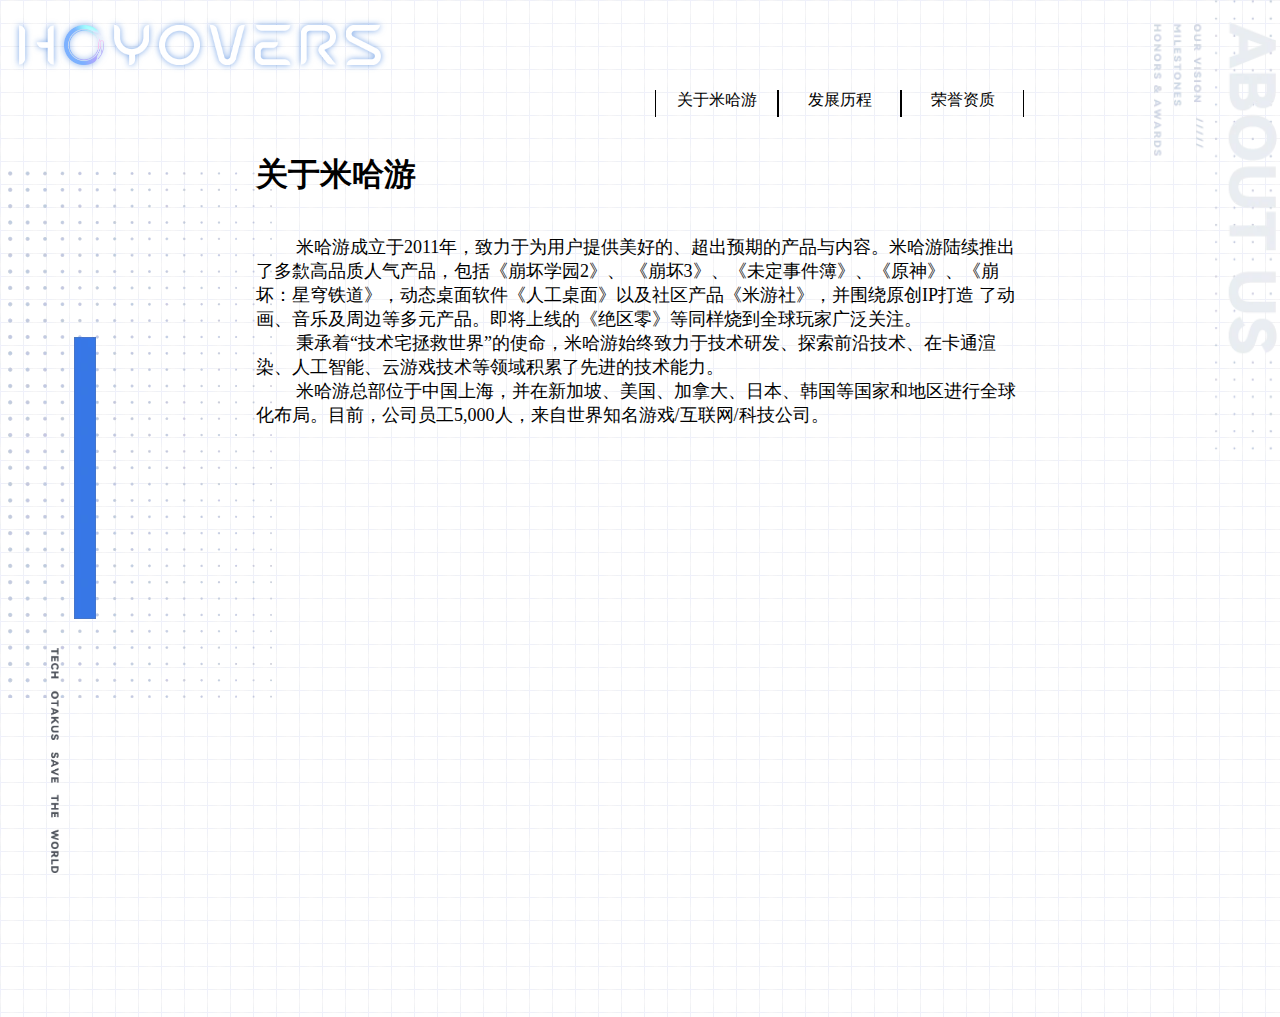
<file: about.html>
<!DOCTYPE html>
<html lang="en">
  <head>
    <meta charset="UTF-8" />
    <meta name="viewport" content="width=device-width, initial-scale=1.0" />
    <link rel="icon" href="./img/logo/layer-0.webp" sizes="16x16" />
    <link rel="stylesheet" href="./style/public.css" />
    <link rel="stylesheet" href="./style/about.css" />
    <script src="./script/about.js"></script>
    <title>about</title>
  </head>

  <body>
    <div class="logo">
      <a href="./index.html" class="logo-a">
        <img src="./img/logo/logo_h.webp" alt="logo_h" />
        <img id="spin" src="./img/logo/layer-0.webp" alt="layer-0" />
        <img src="./img/logo/logo_y.webp" alt="logo_y" />
        <img src="./img/logo/logo_o.webp" alt="logo_o" />
        <img src="./img/logo/logo_v.webp" alt="logo_v" />
        <img src="./img/logo/logo_e.webp" alt="logo_e" />
        <img src="./img/logo/logo_r.webp" alt="logo_r" />
        <img src="./img/logo/logo_s.webp" alt="logo_s" />
      </a>
    </div>
    <div class="Backdrop-right">
      <img src="./img/about/Backdrop/about.webp" alt="breakground_Shading" />
    </div>
    <div class="Backdrop-left">
      <img
        src="./img/about/Backdrop/breakground_logo_1.webp"
        alt="breakground_Horizontal_bars"
      />
      <img
        src="./img/about/Backdrop/breakground_logo.webp"
        alt="breakground_shade"
      />
    </div>
    <div class="frame">
      <div class="column">
        <div>关于米哈游</div>
        <div>发展历程</div>
        <div>荣誉资质</div>
      </div>
      <div class="content">
        <ul>
          <li>
            <h1>关于米哈游</h1>
            <div class="word">
              <p>
                米哈游成立于2011年，致力于为用户提供美好的、超出预期的产品与内容。米哈游陆续推出了多歀高品质人气产品，包括《崩坏学园2》、
                《崩坏3》、《未定事件簿》、《原神》、《崩坏：星穹铁道》，动态桌面软件《人工桌面》以及社区产品《米游社》，并围绕原创IP打造
                了动画、音乐及周边等多元产品。即将上线的《绝区零》等同样烧到全球玩家广泛关注。
              </p>
              <p>
                秉承着“技术宅拯救世界”的使命，米哈游始终致力于技术研发、探索前沿技术、在卡通渲染、人工智能、云游戏技术等领域积累了先进的技术能力。
              </p>
              <p>
                米哈游总部位于中国上海，并在新加坡、美国、加拿大、日本、韩国等国家和地区进行全球化布局。目前，公司员工5,000人，来自世界知名游戏/互联网/科技公司。
              </p>
            </div>
          </li>
          <li>
            <h1>发展历程</h1>
            <div class="fig">
              <img
                src="./img/about/timeline_breakground/Honkai_Star_Rail_breakground.webp"
                alt="Honkai_Star_Rail_breakground"
              />
              <img
                src="./img/about/timeline_breakground/Zenless_Zone_Zero_breakground.webp"
                alt="Zenless_Zone_Zero_breakground"
              />
              <img
                src="./img/about/timeline_breakground/Genshin_Impact_breakground.webp"
                alt="Genshin_Impact_breakground"
              />
              <img
                src="./img/about/timeline_breakground/N0va_desktop_breakground.webp"
                alt="N0va_desktop_breakground"
              />
              <img
                src="./img/about/timeline_breakground/Tears_of_Themis_breakground.webp"
                alt="Tears_of_Themis_breakground"
              />
              <img
                src="./img/about/timeline_breakground/miyoushe_breakground.webp"
                alt="miyoushe_breakground"
              />
              <img
                src="./img/about/timeline_breakground/honkai_imparct_breakground.webp"
                alt="honkai_imparct_breakground"
              />
              <img
                src="./img/about/timeline_breakground/Houkai_Gakuen_2_breakground.webp"
                alt="Houkai_Gakuen_2_breakground"
              />
              <img
                src="./img/about/timeline_breakground/Houkai_Gakuen_breakground.webp"
                alt="Houkai_Gakuen_breakground"
              />
              <img
                src="./img/about/timeline_breakground/flyme2themoon_breakground.webp"
                alt="flyme2themoon_breakground"
              />
            </div>
            <div class="button">
              <img
                class="left"
                src="./img/about/arrowhead.webp"
                alt="arrowhead_left"
              />
              <img
                class="right"
                src="./img/about/arrowhead.webp"
                alt="arrowhead_right"
              />
              <div class="box">
                <ul>
                  <li>
                    <div>
                      <div class="resemble">
                        <h1>2011</h1>
                      </div>
                      <div class="head">
                        <img
                          src="./img/about/timeline_avatar/flyme2themoon.webp"
                          alt="avater_flyme2themoon"
                        />
                      </div>
                    </div>
                  </li>
                  <li>
                    <div>
                      <div class="resemble">
                        <h1>2012</h1>
                      </div>
                      <div class="head" data-index="1">
                        <img
                          src="./img/about/timeline_avatar/Houkai_Gakuen_breakground.webp"
                          alt="avater_Houkai_Gakuen"
                        />
                      </div>
                    </div>
                  </li>
                  <li>
                    <div>
                      <div class="resemble">
                        <h1>2014</h1>
                      </div>
                      <div class="head" data-index="2">
                        <img
                          src="./img/about/timeline_avatar/Houkai_Gakuen_2.webp"
                          alt="avater_Houkai_Gakuen_2"
                        />
                      </div>
                    </div>
                  </li>
                  <li>
                    <div>
                      <div class="resemble">
                        <h1>2016</h1>
                      </div>
                      <div class="head" data-index="3">
                        <img
                          src="./img/about/timeline_avatar/Honkai_Impact_3rd.webp"
                          alt="avater_Honkai_Impact_3rd"
                        />
                      </div>
                    </div>
                  </li>
                  <li>
                    <div>
                      <div class="resemble">
                        <h1>2018</h1>
                      </div>
                      <div class="head" data-index="4">
                        <img
                          src="./img/about/timeline_avatar/miyoushe.webp"
                          alt="avater_miyoushe"
                        />
                      </div>
                    </div>
                  </li>
                  <li>
                    <div>
                      <div class="resemble">
                        <h1>2020</h1>
                      </div>
                      <div class="head" data-index="5">
                        <img
                          src="./img/about/timeline_avatar/Tears_of_Themis.webp"
                          alt="avater_Tears_of_Themis"
                        />
                      </div>
                    </div>
                  </li>
                  <li>
                    <div>
                      <div class="resemble res1">
                        <h1></h1>
                      </div>
                      <div class="head" data-index="6">
                        <img
                          src="./img/about/timeline_avatar/N0ve_desktop.webp"
                          alt="avater_N0ve_desktop"
                        />
                      </div>
                    </div>
                  </li>
                  <li>
                    <div>
                      <div class="resemble res1">
                        <h1></h1>
                      </div>
                      <div class="head" data-index="7">
                        <img
                          src="./img/about/timeline_avatar/Genshin_Impact.webp"
                          alt="avater_Genshin_Impact"
                        />
                      </div>
                    </div>
                  </li>
                  <li>
                    <div>
                      <div class="resemble">
                        <h1>2022</h1>
                      </div>
                      <div class="head" data-index="8">
                        <img
                          src="./img/about/timeline_avatar/Zenless_Zone_Zero.webp"
                          alt="avater_Zenless_Zone_Zero"
                        />
                      </div>
                    </div>
                  </li>
                  <li>
                    <div>
                      <div class="resemble">
                        <h1>2023</h1>
                      </div>
                      <div class="head" data-index="9">
                        <img
                          src="./img/about/timeline_avatar/Honkai_Star_Rail.webp"
                          alt="avater_Honkai_Star_Rail"
                        />
                      </div>
                    </div>
                  </li>
                </ul>
              </div>
            </div>
          </li>
          <li>
            <h1>荣誉资质</h1>
            <div class="honor">
              <ul>
                <li>
                  <div class="de">
                    <img
                      src="./img/about/Honors_introduced/left_Wheat.webp"
                      alt="honors_left"
                    />
                    <div class="er">
                      <p>米哈游-中国互联网综合实力前百强</p>
                      <p class="er-1">中国互联网协会</p>
                    </div>
                    <img
                      class="de-1"
                      src="./img/about/Honors_introduced/left_Wheat.webp"
                      alt="honors_left"
                    />
                  </div>
                  <div class="de">
                    <img
                      src="./img/about/Honors_introduced/left_Wheat.webp"
                      alt="honors_left"
                    />
                    <div class="er">
                      <p>米哈游-2023-2024国家文化出口重点企业</p>
                      <p class="er-1">商务部/中宣部/财政部/文旅部/广电总局</p>
                    </div>
                    <img
                      class="de-1"
                      src="./img/about/Honors_introduced/left_Wheat.webp"
                      alt="honors_left"
                    />
                  </div>
                  <div class="de">
                    <img
                      src="./img/about/Honors_introduced/left_Wheat.webp"
                      alt="honors_left"
                    />
                    <div class="er">
                      <p>原神-2023-2024国家文化出口重点项目</p>
                      <p class="er-1">商务部/中宣部/财务部/文旅部/广电总局</p>
                    </div>
                    <img
                      class="de-1"
                      src="./img/about/Honors_introduced/left_Wheat.webp"
                      alt="honors_left"
                    />
                  </div>
                  <div class="de">
                    <img
                      src="./img/about/Honors_introduced/left_Wheat.webp"
                      alt="honors_left"
                    />
                    <div class="er">
                      <p>崩坏：星穹铁道最佳创新出海奖</p>
                      <p class="er-1">第三届中国游戏创新大赛</p>
                    </div>
                    <img
                      class="de-1"
                      src="./img/about/Honors_introduced/left_Wheat.webp"
                      alt="honors_left"
                    />
                  </div>
                  <div class="de">
                    <img
                      src="./img/about/Honors_introduced/left_Wheat.webp"
                      alt="honors_left"
                    />
                    <div class="er">
                      <p>米哈游-全国文化企业三十强</p>
                      <p class="er-1">光明日报/经济日报</p>
                    </div>
                    <img
                      class="de-1"
                      src="./img/about/Honors_introduced/left_Wheat.webp"
                      alt="honors_left"
                    />
                  </div>
                  <div class="de">
                    <img
                      src="./img/about/Honors_introduced/left_Wheat.webp"
                      alt="honors_left"
                    />
                    <div class="er">
                      <p>崩坏：星穹铁道-最佳创新游戏大奖</p>
                      <p class="er-1">中国互联网协会</p>
                    </div>
                    <img
                      class="de-1"
                      src="./img/about/Honors_introduced/left_Wheat.webp"
                      alt="honors_left"
                    />
                  </div>
                </li>
                <li>
                  <div class="de">
                    <img
                      src="./img/about/Honors_introduced/left_Wheat.webp"
                      alt="honors_left"
                    />
                    <div class="er">
                      <p>米哈游-全国版权示范单位</p>
                      <p class="er-1">国家版权局</p>
                    </div>
                    <img
                      class="de-1"
                      src="./img/about/Honors_introduced/left_Wheat.webp"
                      alt="honors_left"
                    />
                  </div>
                  <div class="de">
                    <img
                      src="./img/about/Honors_introduced/left_Wheat.webp"
                      alt="honors_left"
                    />
                    <div class="er">
                      <p>米哈游-全国文化企业三十强业</p>
                      <p class="er-1">光明日报、经济日报</p>
                    </div>
                    <img
                      class="de-1"
                      src="./img/about/Honors_introduced/left_Wheat.webp"
                      alt="honors_left"
                    />
                  </div>
                  <div class="de">
                    <img
                      src="./img/about/Honors_introduced/left_Wheat.webp"
                      alt="honors_left"
                    />
                    <div class="er">
                      <p>米哈游-中国互联网综合实力前百强</p>
                      <p class="er-1">中国互联网协会</p>
                    </div>
                    <img
                      class="de-1"
                      src="./img/about/Honors_introduced/left_Wheat.webp"
                      alt="honors_left"
                    />
                  </div>
                  <div class="de">
                    <img
                      src="./img/about/Honors_introduced/left_Wheat.webp"
                      alt="honors_left"
                    />
                    <div class="er">
                      <p>原神-2022TGA“玩家之声”奖</p>
                      <p class="er-1">TGA(The GameAwards)</p>
                    </div>
                    <img
                      class="de-1"
                      src="./img/about/Honors_introduced/left_Wheat.webp"
                      alt="honors_left"
                    />
                  </div>
                  <div class="de">
                    <img
                      src="./img/about/Honors_introduced/left_Wheat.webp"
                      alt="honors_left"
                    />
                    <div class="er">
                      <p>原神-2022 GRAND AWARD</p>
                      <p class="er-1">PlayStation Partner Awards</p>
                    </div>
                    <img
                      class="de-1"
                      src="./img/about/Honors_introduced/left_Wheat.webp"
                      alt="honors_left"
                    />
                  </div>
                  <div class="de">
                    <img
                      src="./img/about/Honors_introduced/left_Wheat.webp"
                      alt="honors_left"
                    />
                    <div class="er">
                      <p>原神-十大年度国家IP</p>
                      <p class="er-1">国家版权交易中心联席会议</p>
                    </div>
                    <img
                      class="de-1"
                      src="./img/about/Honors_introduced/left_Wheat.webp"
                      alt="honors_left"
                    />
                  </div>
                  <div class="de">
                    <img
                      src="./img/about/Honors_introduced/left_Wheat.webp"
                      alt="honors_left"
                    />
                    <div class="er">
                      <p>米哈游-上海文化企业十强</p>
                      <p class="er-1">上海市委宣传部</p>
                    </div>
                    <img
                      class="de-1"
                      src="./img/about/Honors_introduced/left_Wheat.webp"
                      alt="honors_left"
                    />
                  </div>
                  <div class="de">
                    <img
                      src="./img/about/Honors_introduced/left_Wheat.webp"
                      alt="honors_left"
                    />
                    <div class="er">
                      <p>米哈游-上海市企业技术中心</p>
                      <p class="er-1">
                        上海市经济和信息化委员会、上海市财政局、国家税务总局上海税务局、上海海关
                      </p>
                    </div>
                    <img
                      class="de-1"
                      src="./img/about/Honors_introduced/left_Wheat.webp"
                      alt="honors_left"
                    />
                  </div>
                </li>
                <li>
                  <div class="de">
                    <img
                      src="./img/about/Honors_introduced/left_Wheat.webp"
                      alt="honors_left"
                    />
                    <div class="er">
                      <p>米哈游-2021-2022国家文化出口重点企业</p>
                      <p class="er-1">
                        商务部、中宣部、财务部、文化部、国家新闻出版广电总局
                      </p>
                    </div>
                    <img
                      class="de-1"
                      src="./img/about/Honors_introduced/left_Wheat.webp"
                      alt="honors_left"
                    />
                  </div>
                  <div class="de">
                    <img
                      src="./img/about/Honors_introduced/left_Wheat.webp"
                      alt="honors_left"
                    />
                    <div class="er">
                      <p>原神-2021-2022国家文化出口重点项目</p>
                      <p class="er-1">
                        商务部、中宣部、财务部、文化部国家新闻出版广电总局
                      </p>
                    </div>
                    <img
                      class="de-1"
                      src="./img/about/Honors_introduced/left_Wheat.webp"
                      alt="honors_left"
                    />
                  </div>
                  <div class="de">
                    <img
                      src="./img/about/Honors_introduced/left_Wheat.webp"
                      alt="honors_left"
                    />
                    <div class="er">
                      <p>米哈游-上海软件和信息技术服务业百强</p>
                      <p class="er-1">中国电子信息行业联合会</p>
                    </div>
                    <img
                      class="de-1"
                      src="./img/about/Honors_introduced/left_Wheat.webp"
                      alt="honors_left"
                    />
                  </div>
                  <div class="de">
                    <img
                      src="./img/about/Honors_introduced/left_Wheat.webp"
                      alt="honors_left"
                    />
                    <div class="er">
                      <p>原神-2921最佳移动游戏奖项获奖</p>
                      <p class="er-1">TGA(The GameAwards)</p>
                    </div>
                    <img
                      class="de-1"
                      src="./img/about/Honors_introduced/left_Wheat.webp"
                      alt="honors_left"
                    />
                  </div>
                  <div class="de">
                    <img
                      src="./img/about/Honors_introduced/left_Wheat.webp"
                      alt="honors_left"
                    />
                    <div class="er">
                      <p>原神-2022 GRAND AWARD</p>
                      <p class="er-1">PlayStation Partner Awards</p>
                    </div>
                    <img
                      class="de-1"
                      src="./img/about/Honors_introduced/left_Wheat.webp"
                      alt="honors_left"
                    />
                  </div>
                  <div class="de">
                    <img
                      src="./img/about/Honors_introduced/left_Wheat.webp"
                      alt="honors_left"
                    />
                    <div class="er">
                      <p>原神-视觉图像奖</p>
                      <p class="er-1">Apple</p>
                    </div>
                    <img
                      class="de-1"
                      src="./img/about/Honors_introduced/left_Wheat.webp"
                      alt="honors_left"
                    />
                  </div>
                  <div class="de">
                    <img
                      src="./img/about/Honors_introduced/left_Wheat.webp"
                      alt="honors_left"
                    />
                    <div class="er">
                      <p>原神游戏开发者选择奖最佳移动游戏</p>
                      <p class="er-1">Game Developers Conference (GDC)</p>
                    </div>
                    <img
                      class="de-1"
                      src="./img/about/Honors_introduced/left_Wheat.webp"
                      alt="honors_left"
                    />
                  </div>
                  <div class="de">
                    <img
                      src="./img/about/Honors_introduced/left_Wheat.webp"
                      alt="honors_left"
                    />
                    <div class="er">
                      <p>未定事件簿-最具创新游戏</p>
                      <p class="er-1">Google Play</p>
                    </div>
                    <img
                      class="de-1"
                      src="./img/about/Honors_introduced/left_Wheat.webp"
                      alt="honors_left"
                    />
                  </div>
                </li>
                <li>
                  <div class="de">
                    <img
                      src="./img/about/Honors_introduced/left_Wheat.webp"
                      alt="honors_left"
                    />
                    <div class="er">
                      <p>米哈游-中国互联网企业综合实力百强企业</p>
                      <p class="er-1">中国互联网协会</p>
                    </div>
                    <img
                      class="de-1"
                      src="./img/about/Honors_introduced/left_Wheat.webp"
                      alt="honors_left"
                    />
                  </div>
                  <div class="de">
                    <img
                      src="./img/about/Honors_introduced/left_Wheat.webp"
                      alt="honors_left"
                    />
                    <div class="er">
                      <p>
                        米哈游-中国游戏十强新锐游戏、优秀游戏音乐奖、研发团队奖
                      </p>
                      <p class="er-1">中国音像与数字出版协会</p>
                    </div>
                    <img
                      class="de-1"
                      src="./img/about/Honors_introduced/left_Wheat.webp"
                      alt="honors_left"
                    />
                  </div>
                  <div class="de">
                    <img
                      src="./img/about/Honors_introduced/left_Wheat.webp"
                      alt="honors_left"
                    />
                    <div class="er">
                      <p>原神-金手指奖优秀游戏</p>
                      <p class="er-1">中国文化娱乐行业协会</p>
                    </div>
                    <img
                      class="de-1"
                      src="./img/about/Honors_introduced/left_Wheat.webp"
                      alt="honors_left"
                    />
                  </div>
                  <div class="de">
                    <img
                      src="./img/about/Honors_introduced/left_Wheat.webp"
                      alt="honors_left"
                    />
                    <div class="er">
                      <p>
                        米哈游-金手指奖中国游戏行业优秀企业、产品研发先进单位
                      </p>
                      <p class="er-1">中国文化娱乐行业协会</p>
                    </div>
                    <img
                      class="de-1"
                      src="./img/about/Honors_introduced/left_Wheat.webp"
                      alt="honors_left"
                    />
                  </div>
                  <div class="de">
                    <img
                      src="./img/about/Honors_introduced/left_Wheat.webp"
                      alt="honors_left"
                    />
                    <div class="er">
                      <p>原神-年度最佳游戏、最具创新力游戏、最受欢迎游戏</p>
                      <p class="er-1">Google Play</p>
                    </div>
                    <img
                      class="de-1"
                      src="./img/about/Honors_introduced/left_Wheat.webp"
                      alt="honors_left"
                    />
                  </div>
                  <div class="de">
                    <img
                      src="./img/about/Honors_introduced/left_Wheat.webp"
                      alt="honors_left"
                    />
                    <div class="er">
                      <p>原神-App Store年度移动游戏</p>
                      <p class="er-1">Apple</p>
                    </div>
                    <img
                      class="de-1"
                      src="./img/about/Honors_introduced/left_Wheat.webp"
                      alt="honors_left"
                    />
                  </div>
                  <div class="de">
                    <img
                      src="./img/about/Honors_introduced/left_Wheat.webp"
                      alt="honors_left"
                    />
                    <div class="er">
                      <p>原神-TapTap年度游戏大赏最佳游戏</p>
                      <p class="er-1">TapTap</p>
                    </div>
                    <img
                      class="de-1"
                      src="./img/about/Honors_introduced/left_Wheat.webp"
                      alt="honors_left"
                    />
                  </div>
                  <div class="de">
                    <img
                      src="./img/about/Honors_introduced/left_Wheat.webp"
                      alt="honors_left"
                    />
                    <div class="er">
                      <p>米哈游-上海软件和信息技术服务业百强</p>
                      <p class="er-1">上海市经济和信息化委员会</p>
                    </div>
                    <img
                      class="de-1"
                      src="./img/about/Honors_introduced/left_Wheat.webp"
                      alt="honors_left"
                    />
                  </div>
                </li>
                <li>
                  <div class="de">
                    <img
                      src="./img/about/Honors_introduced/left_Wheat.webp"
                      alt="honors_left"
                    />
                    <div class="er">
                      <p>米哈游-2019-2020国家 文化出口重点企业</p>
                      <p class="er-1">
                        商务部、中宣部、财务部、文旅部、广电总局
                      </p>
                    </div>
                    <img
                      class="de-1"
                      src="./img/about/Honors_introduced/left_Wheat.webp"
                      alt="honors_left"
                    />
                  </div>
                  <div class="de">
                    <img
                      src="./img/about/Honors_introduced/left_Wheat.webp"
                      alt="honors_left"
                    />
                    <div class="er">
                      <p>崩坏3-2019-2020国家文化出口重点项目</p>
                      <p class="er-1">
                        商务部、中宣部、财务部、文旅部、广电总局
                      </p>
                    </div>
                    <img
                      class="de-1"
                      src="./img/about/Honors_introduced/left_Wheat.webp"
                      alt="honors_left"
                    />
                  </div>
                  <div class="de">
                    <img
                      src="./img/about/Honors_introduced/left_Wheat.webp"
                      alt="honors_left"
                    />
                    <div class="er">
                      <p>米哈游-中国互联网综合实力前百强</p>
                      <p class="er-1">中国互联网协会、工信部信息中心</p>
                    </div>
                    <img
                      class="de-1"
                      src="./img/about/Honors_introduced/left_Wheat.webp"
                      alt="honors_left"
                    />
                  </div>
                  <div class="de">
                    <img
                      src="./img/about/Honors_introduced/left_Wheat.webp"
                      alt="honors_left"
                    />
                    <div class="er">
                      <p>
                        米哈游-中国
                        游戏十强十大海外拓展游戏企业、十大游戏研发企业
                      </p>
                      <p class="er-1">中国音像与数字出版协会</p>
                    </div>
                    <img
                      class="de-1"
                      src="./img/about/Honors_introduced/left_Wheat.webp"
                      alt="honors_left"
                    />
                  </div>
                  <div class="de">
                    <img
                      src="./img/about/Honors_introduced/left_Wheat.webp"
                      alt="honors_left"
                    />
                    <div class="er">
                      <p>崩坏3-中国游戏十强十大最受海外欢迎游戏</p>
                      <p class="er-1">中国音像与数字出版协会</p>
                    </div>
                    <img
                      class="de-1"
                      src="./img/about/Honors_introduced/left_Wheat.webp"
                      alt="honors_left"
                    />
                  </div>
                  <div class="de">
                    <img
                      src="./img/about/Honors_introduced/left_Wheat.webp"
                      alt="honors_left"
                    />
                    <div class="er">
                      <p>米哈游-上海市民营企业总部</p>
                      <p class="er-1">上海市商务委员会</p>
                    </div>
                    <img
                      class="de-1"
                      src="./img/about/Honors_introduced/left_Wheat.webp"
                      alt="honors_left"
                    />
                  </div>
                  <div class="de">
                    <img
                      src="./img/about/Honors_introduced/left_Wheat.webp"
                      alt="honors_left"
                    />
                    <div class="er">
                      <p>米哈游-上海市高新技术企业</p>
                      <p class="er-1">上海市科委、上海市财务局、上海市税务局</p>
                    </div>
                    <img
                      class="de-1"
                      src="./img/about/Honors_introduced/left_Wheat.webp"
                      alt="honors_left"
                    />
                  </div>
                  <div class="de">
                    <img
                      src="./img/about/Honors_introduced/left_Wheat.webp"
                      alt="honors_left"
                    />
                    <div class="er">
                      <p>米哈游-上海市文明单位</p>
                      <p class="er-1">上海市人民政府</p>
                    </div>
                    <img
                      class="de-1"
                      src="./img/about/Honors_introduced/left_Wheat.webp"
                      alt="honors_left"
                    />
                  </div>
                </li>
                <li>
                  <div class="de">
                    <img
                      src="./img/about/Honors_introduced/left_Wheat.webp"
                      alt="honors_left"
                    />
                    <div class="er">
                      <p>米哈游-中国互联网百强企业</p>
                      <p class="er-1">中国互联网协会</p>
                    </div>
                    <img
                      class="de-1"
                      src="./img/about/Honors_introduced/left_Wheat.webp"
                      alt="honors_left"
                    />
                  </div>
                  <div class="de">
                    <img
                      src="./img/about/Honors_introduced/left_Wheat.webp"
                      alt="honors_left"
                    />
                    <div class="er">
                      <p>米哈游-中国 游戏十强年度中国十大海外拓展游戏企业</p>
                      <p class="er-1">中国音像与数字出版协会</p>
                    </div>
                    <img
                      class="de-1"
                      src="./img/about/Honors_introduced/left_Wheat.webp"
                      alt="honors_left"
                    />
                  </div>
                  <div class="de">
                    <img
                      src="./img/about/Honors_introduced/left_Wheat.webp"
                      alt="honors_left"
                    />
                    <div class="er">
                      <p>崩坏3-中国游戏十强年度十大最受海外欢迎游戏</p>
                      <p class="er-1">中国音像与数字出版协会</p>
                    </div>
                    <img
                      class="de-1"
                      src="./img/about/Honors_introduced/left_Wheat.webp"
                      alt="honors_left"
                    />
                  </div>
                  <div class="de">
                    <img
                      src="./img/about/Honors_introduced/left_Wheat.webp"
                      alt="honors_left"
                    />
                    <div class="er">
                      <p>米哈游--上海文化企业十佳</p>
                      <p class="er-1">中共上海市委宣传部</p>
                    </div>
                    <img
                      class="de-1"
                      src="./img/about/Honors_introduced/left_Wheat.webp"
                      alt="honors_left"
                    />
                  </div>
                  <div class="de">
                    <img
                      src="./img/about/Honors_introduced/left_Wheat.webp"
                      alt="honors_left"
                    />
                    <div class="er">
                      <p>米哈游-上海市高新技术企业</p>
                      <p class="er-1">上海市科委、上海市财务局、上海市税务局</p>
                    </div>
                    <img
                      class="de-1"
                      src="./img/about/Honors_introduced/left_Wheat.webp"
                      alt="honors_left"
                    />
                  </div>
                  <div class="de">
                    <img
                      src="./img/about/Honors_introduced/left_Wheat.webp"
                      alt="honors_left"
                    />
                    <div class="er">
                      <p>崩坏3-上海市高新技术成果转化项目百佳</p>
                      <p class="er-1">中共上海市委宣传部</p>
                    </div>
                    <img
                      class="de-1"
                      src="./img/about/Honors_introduced/left_Wheat.webp"
                      alt="honors_left"
                    />
                  </div>
                  <div class="de">
                    <img
                      src="./img/about/Honors_introduced/left_Wheat.webp"
                      alt="honors_left"
                    />
                    <div class="er">
                      <p>米哈游-上海市软件和信息技术服务企业百强</p>
                      <p class="er-1">上海市经济和信息化委员会</p>
                    </div>
                    <img
                      class="de-1"
                      src="./img/about/Honors_introduced/left_Wheat.webp"
                      alt="honors_left"
                    />
                  </div>
                  <div class="de">
                    <img
                      src="./img/about/Honors_introduced/left_Wheat.webp"
                      alt="honors_left"
                    />
                    <div class="er">
                      <p>上海市软件行业核心竞争力企业（规模型）</p>
                      <p class="er-1">上海市软件行业协会</p>
                    </div>
                    <img
                      class="de-1"
                      src="./img/about/Honors_introduced/left_Wheat.webp"
                      alt="honors_left"
                    />
                  </div>
                </li>
                <li>
                  <div class="de">
                    <img
                      src="./img/about/Honors_introduced/left_Wheat.webp"
                      alt="honors_left"
                    />
                    <div class="er">
                      <p>米哈游-中国互联网百强企业</p>
                      <p class="er-1">中国互联网协会</p>
                    </div>
                    <img
                      class="de-1"
                      src="./img/about/Honors_introduced/left_Wheat.webp"
                      alt="honors_left"
                    />
                  </div>
                  <div class="de">
                    <img
                      src="./img/about/Honors_introduced/left_Wheat.webp"
                      alt="honors_left"
                    />
                    <div class="er">
                      <p>米哈游-中国游戏十强中国四大游戏研发商</p>
                      <p class="er-1">中国音像与数字出版协会</p>
                    </div>
                    <img
                      class="de-1"
                      src="./img/about/Honors_introduced/left_Wheat.webp"
                      alt="honors_left"
                    />
                  </div>
                  <div class="de">
                    <img
                      src="./img/about/Honors_introduced/left_Wheat.webp"
                      alt="honors_left"
                    />
                    <div class="er">
                      <p>米哈游-中国游戏十强年度中国是啊海外拓展游戏企业</p>
                      <p class="er-1">中国音像与数字出版协会</p>
                    </div>
                    <img
                      class="de-1"
                      src="./img/about/Honors_introduced/left_Wheat.webp"
                      alt="honors_left"
                    />
                  </div>
                  <div class="de">
                    <img
                      src="./img/about/Honors_introduced/left_Wheat.webp"
                      alt="honors_left"
                    />
                    <div class="er">
                      <p>崩坏3-中国游戏十强中国十大海外拓展游戏产品</p>
                      <p class="er-1">中国音像与数字出版协会</p>
                    </div>
                    <img
                      class="de-1"
                      src="./img/about/Honors_introduced/left_Wheat.webp"
                      alt="honors_left"
                    />
                  </div>
                  <div class="de">
                    <img
                      src="./img/about/Honors_introduced/left_Wheat.webp"
                      alt="honors_left"
                    />
                    <div class="er">
                      <p>米哈游专精特新中小企业</p>
                      <p class="er-1">上海市经济和信息化委员会</p>
                    </div>
                    <img
                      class="de-1"
                      src="./img/about/Honors_introduced/left_Wheat.webp"
                      alt="honors_left"
                    />
                  </div>
                  <div class="de">
                    <img
                      src="./img/about/Honors_introduced/left_Wheat.webp"
                      alt="honors_left"
                    />
                    <div class="er">
                      <p>崩坏3-上海市高新技术成果转化项目</p>
                      <p class="er-1">上海市科学技术委员会</p>
                    </div>
                    <img
                      class="de-1"
                      src="./img/about/Honors_introduced/left_Wheat.webp"
                      alt="honors_left"
                    />
                  </div>
                </li>
                <li>
                  <div class="de">
                    <img
                      src="./img/about/Honors_introduced/left_Wheat.webp"
                      alt="honors_left"
                    />
                    <div class="er">
                      <p>米哈游-上海市文化出口重点企业</p>
                      <p class="er-1">
                        上海市商务委员会、中共上海市委宣传部、上海市文广局、上海市出版局、上海市经济和信息化委员会
                      </p>
                    </div>
                    <img
                      class="de-1"
                      src="./img/about/Honors_introduced/left_Wheat.webp"
                      alt="honors_left"
                    />
                  </div>
                  <div class="de">
                    <img
                      src="./img/about/Honors_introduced/left_Wheat.webp"
                      alt="honors_left"
                    />
                    <div class="er">
                      <p>米哈游-上海市科技小巨人</p>
                      <p class="er-1">上海市科学技术委员会</p>
                    </div>
                    <img
                      class="de-1"
                      src="./img/about/Honors_introduced/left_Wheat.webp"
                      alt="honors_left"
                    />
                  </div>
                  <div class="de">
                    <img
                      src="./img/about/Honors_introduced/left_Wheat.webp"
                      alt="honors_left"
                    />
                    <div class="er">
                      <p>米哈游-上海市明星软件企业（快速增长型）</p>
                      <p class="er-1">上海市软件行业协会</p>
                    </div>
                    <img
                      class="de-1"
                      src="./img/about/Honors_introduced/left_Wheat.webp"
                      alt="honors_left"
                    />
                  </div>
                  <div class="de">
                    <img
                      src="./img/about/Honors_introduced/left_Wheat.webp"
                      alt="honors_left"
                    />
                    <div class="er">
                      <p>崩坏3-上海优秀软件产品</p>
                      <p class="er-1">上海市软件行业协会</p>
                    </div>
                    <img
                      class="de-1"
                      src="./img/about/Honors_introduced/left_Wheat.webp"
                      alt="honors_left"
                    />
                  </div>
                </li>
                <li>
                  <div class="de">
                    <img
                      src="./img/about/Honors_introduced/left_Wheat.webp"
                      alt="honors_left"
                    />
                    <div class="er">
                      <p>米哈游-上海市高新技术企业</p>
                      <p class="er-1">上海市科委、上海市财务局、上海市财务局</p>
                    </div>
                    <img
                      class="de-1"
                      src="./img/about/Honors_introduced/left_Wheat.webp"
                      alt="honors_left"
                    />
                  </div>
                  <div class="de">
                    <img
                      src="./img/about/Honors_introduced/left_Wheat.webp"
                      alt="honors_left"
                    />
                    <div class="er">
                      <p>崩坏学园2-上海市高新技术成果转化项目</p>
                      <p class="er-1">上海市科学技术委员会</p>
                    </div>
                    <img
                      class="de-1"
                      src="./img/about/Honors_introduced/left_Wheat.webp"
                      alt="honors_left"
                    />
                  </div>
                </li>
              </ul>
              <div class="year">
                <span class="line"></span>
                <ul>
                  <li>
                    <p>2023</p>
                  </li>
                  <li>
                    <p>2022</p>
                  </li>
                  <li>
                    <p>2021</p>
                  </li>
                  <li>
                    <p>2020</p>
                  </li>
                  <li>
                    <p>2019</p>
                  </li>
                  <li>
                    <p>2018</p>
                  </li>
                  <li>
                    <p>2017</p>
                  </li>
                  <li>
                    <p>2016</p>
                  </li>
                  <li>
                    <p>2015</p>
                  </li>
                </ul>
              </div>
            </div>
          </li>
        </ul>
      </div>
    </div>
  </body>
</html>
</file>
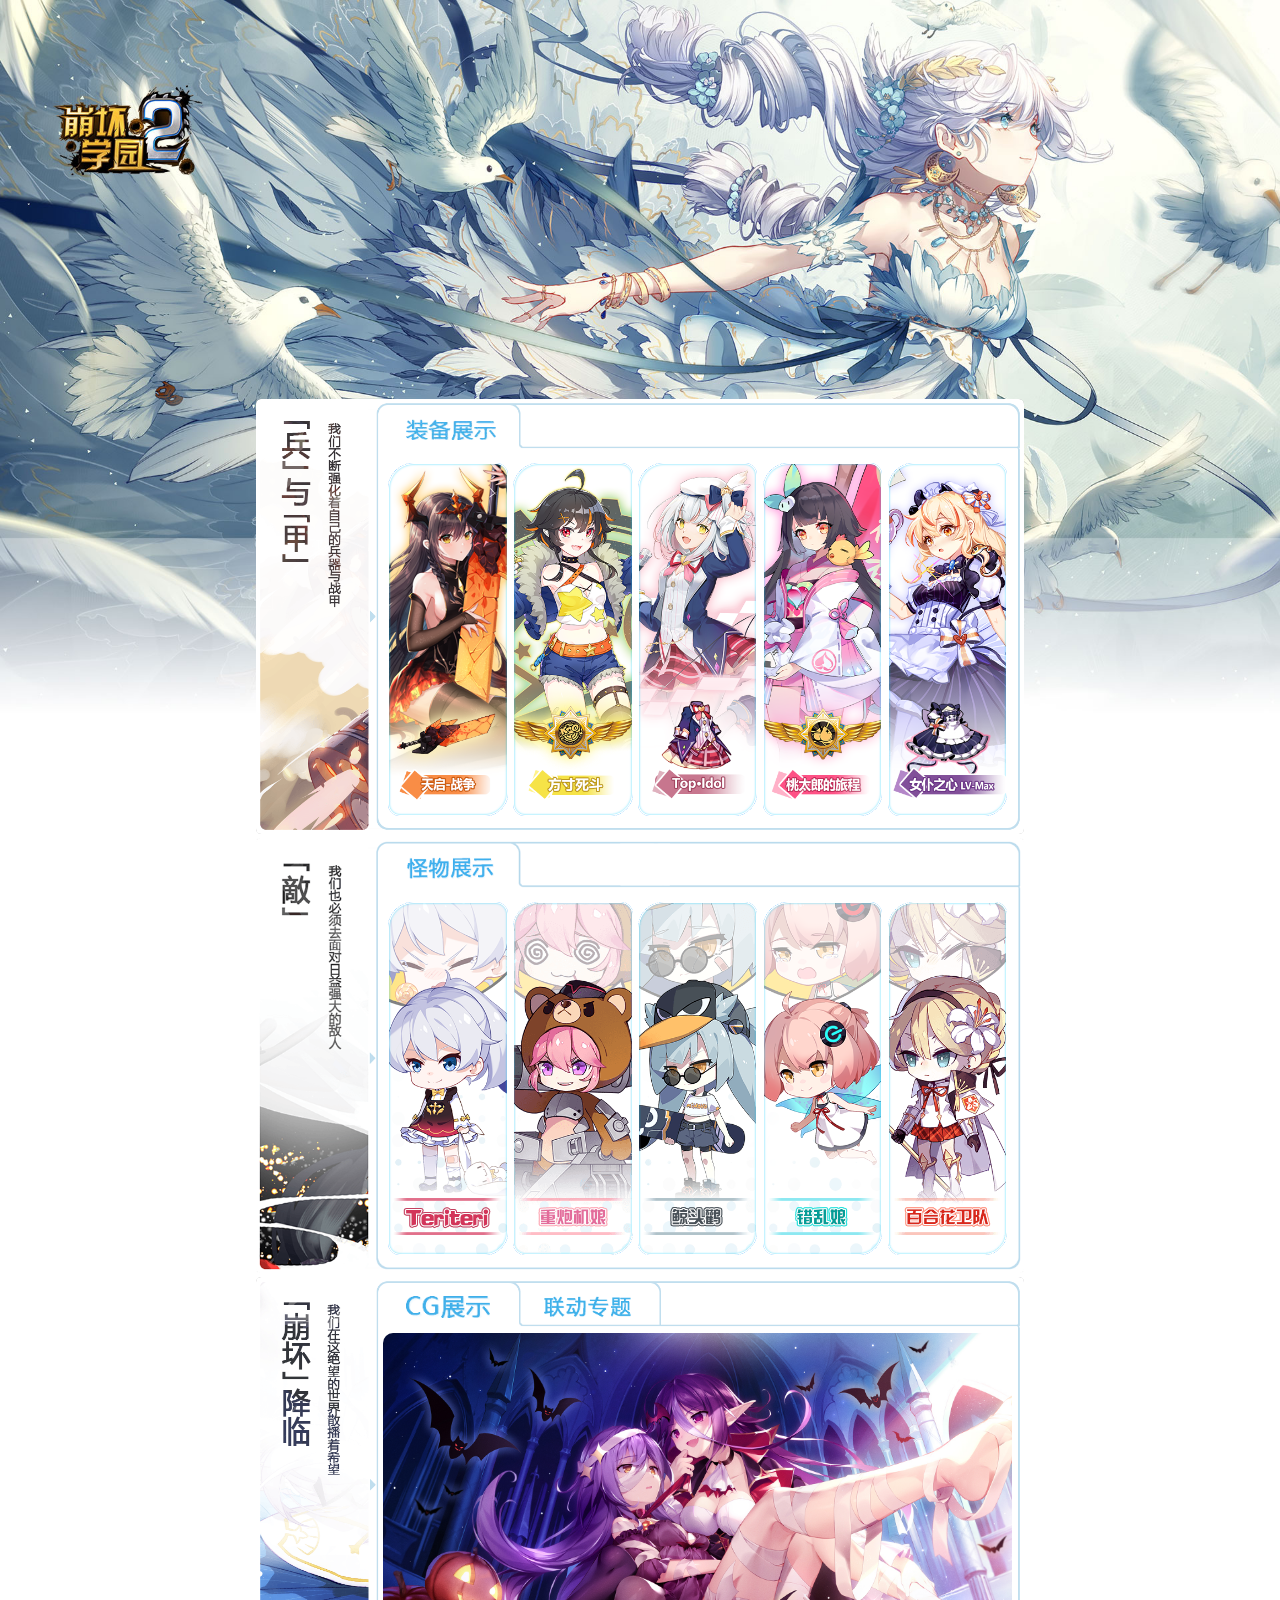
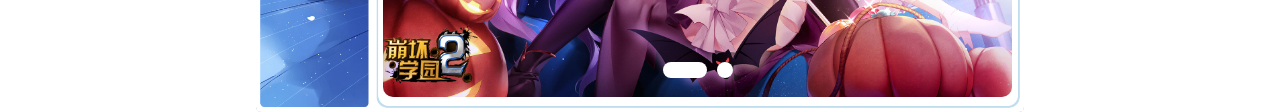
<file: honkai-gakuen-2.html>
<!DOCTYPE html>
<html lang="zn-ch">
  <head>
    <meta charset="UTF-8" />
    <meta name="viewport" content="width=device-width, initial-scale=1.0" />
    <link rel="icon" href="./img/icon/Houkai_Gakuen_2.webp" sizes="16x16" />
    <link rel="stylesheet" href="./style/public.css" />
    <link rel="stylesheet" href="./style/honkai_gakuen_2.css" />
    <title>Honkai gakuen</title>
    <script src="./script/honkai_gakuen_2.js"></script>
  </head>
  <body>
    <div class="head">
      <img
        src="./img/Houkai_Gakuen_2/breakground/homePage.webp"
        alt="breakground_honkai_gakuen_2_homepage"
      />
    </div>
    <div class="main">
      <div>
        <img
          src="./img/Houkai_Gakuen_2/Exhibition_Edition/armor/armor_breakground.webp"
          alt="breakground_weapons"
        />
        <dir>
          <img
            src="./img/Houkai_Gakuen_2/Exhibition_Edition/armor/armor_button.webp"
            alt="breakground_weapons_show"
          />
        </dir>
        <div class="window_arrange">
          <img
            src="./img/Houkai_Gakuen_2/Exhibition_Edition/armor/content/1.webp"
            alt="weapons_1"
          />
          <img
            src="./img/Houkai_Gakuen_2/Exhibition_Edition/armor/content/2.webp"
            alt="weapons_2"
          />
          <img
            src="./img/Houkai_Gakuen_2/Exhibition_Edition/armor/content/3.webp"
            alt="weapons_3"
          />
          <img
            src="./img/Houkai_Gakuen_2/Exhibition_Edition/armor/content/4.webp"
            alt="weapons_4"
          />
          <img
            src="./img/Houkai_Gakuen_2/Exhibition_Edition/armor/content/5.webp"
            alt="weapons_5"
          />
        </div>
      </div>
      <div>
        <img
          src="./img/Houkai_Gakuen_2/Exhibition_Edition/enemy/enemy_breakground.webp"
          alt="breakground_enemy"
        />
        <dir>
          <img
            src="./img/Houkai_Gakuen_2/Exhibition_Edition/enemy/enemy_button.webp"
            alt="breakground_enemy_show"
          />
        </dir>
        <div class="window_arrange">
          <img
            src="./img/Houkai_Gakuen_2/Exhibition_Edition/enemy/content/1.webp"
            alt="enemy_1"
          />
          <img
            src="./img/Houkai_Gakuen_2/Exhibition_Edition/enemy/content/2.webp"
            alt="enemy_2"
          />
          <img
            src="./img/Houkai_Gakuen_2/Exhibition_Edition/enemy/content/3.webp"
            alt="enemy_3"
          />
          <img
            src="./img/Houkai_Gakuen_2/Exhibition_Edition/enemy/content/4.webp"
            alt="enemy_4"
          />
          <img
            src="./img/Houkai_Gakuen_2/Exhibition_Edition/enemy/content/5.webp"
            alt="enemy_5"
          />
        </div>
      </div>
      <div id="bg">
        <img
          style="display: block"
          src="./img/Houkai_Gakuen_2/Carousel/showcase_CG_carousel_breakground.webp"
          alt="breakground_cg_Presentation_diagram"
        />
        <img
          style="display: none"
          src="./img/Houkai_Gakuen_2/Carousel/linkage_button_carousel_breakground.webp"
          alt="breakground_linkage_Presentation_diagram"
        />
        <dir id="showbuttons">
          <img
            src="./img/Houkai_Gakuen_2/Carousel/Showcase_CG_button.webp"
            alt="cg_button"
          />
          <img
            src="./img/Houkai_Gakuen_2/Carousel/linkage_button.webp"
            alt="linkage_button"
          />
        </dir>
        <div class="show_window">
          <div id="showwindow">
            <div>
              <div id="cgbox">
                <img
                  src="./img/Houkai_Gakuen_2/Carousel/content_1/1.webp"
                  alt="honkai_gakuen_2_cg_1"
                />
                <img
                  src="./img/Houkai_Gakuen_2/Carousel/content_1/2.webp"
                  alt="honkai_gakuen_2_cg_2"
                />
              </div>
              <ul id="cgbuttons">
                <li style="width: 55%"></li>
                <li></li>
              </ul>
            </div>
            <dir id="creact">
              <img
                style="display: none"
                src="./img/Houkai_Gakuen_2/Carousel/content_2/1.0.webp"
                alt="Thumbnail_1"
              />
              <img
                style="display: block"
                src="./img/Houkai_Gakuen_2/Carousel/content_2/1.1.webp"
                alt="detail_1"
              />
              <img
                style="display: block"
                src="./img/Houkai_Gakuen_2/Carousel/content_2/2.0.webp"
                alt="Thumbnail_2"
              />
              <img
                style="display: none"
                src="./img/Houkai_Gakuen_2/Carousel/content_2/2.1.webp"
                alt="detail_2"
              />
              <img
                style="display: block"
                src="./img/Houkai_Gakuen_2/Carousel/content_2/3.0.webp"
                alt="Thumbnail_3"
              />
              <img
                style="display: none"
                src="./img/Houkai_Gakuen_2/Carousel/content_2/3.1.webp"
                alt="detail_3"
              />
              <img
                style="display: block"
                src="./img/Houkai_Gakuen_2/Carousel/content_2/4.0.webp"
                alt="Thumbnail_4"
              />
              <img
                style="display: none"
                src="./img/Houkai_Gakuen_2/Carousel/content_2/4.1.webp"
                alt="detail_4"
              />
              <img
                style="display: block"
                src="./img/Houkai_Gakuen_2/Carousel/content_2/5.0.webp"
                alt="Thumbnail_5"
              />
              <img
                style="display: none"
                src="./img/Houkai_Gakuen_2/Carousel/content_2/5.1.webp"
                alt="detail_5"
              />
              <img
                style="display: block"
                src="./img/Houkai_Gakuen_2/Carousel/content_2/6.0.webp"
                alt="Thumbnail_6"
              />
              <img
                style="display: none"
                src="./img/Houkai_Gakuen_2/Carousel/content_2/6.1.webp"
                alt="detail_6"
              />
            </dir>
          </div>
        </div>
      </div>
    </div>
    <div class="buttom"></div>
  </body>
</html>
</file>
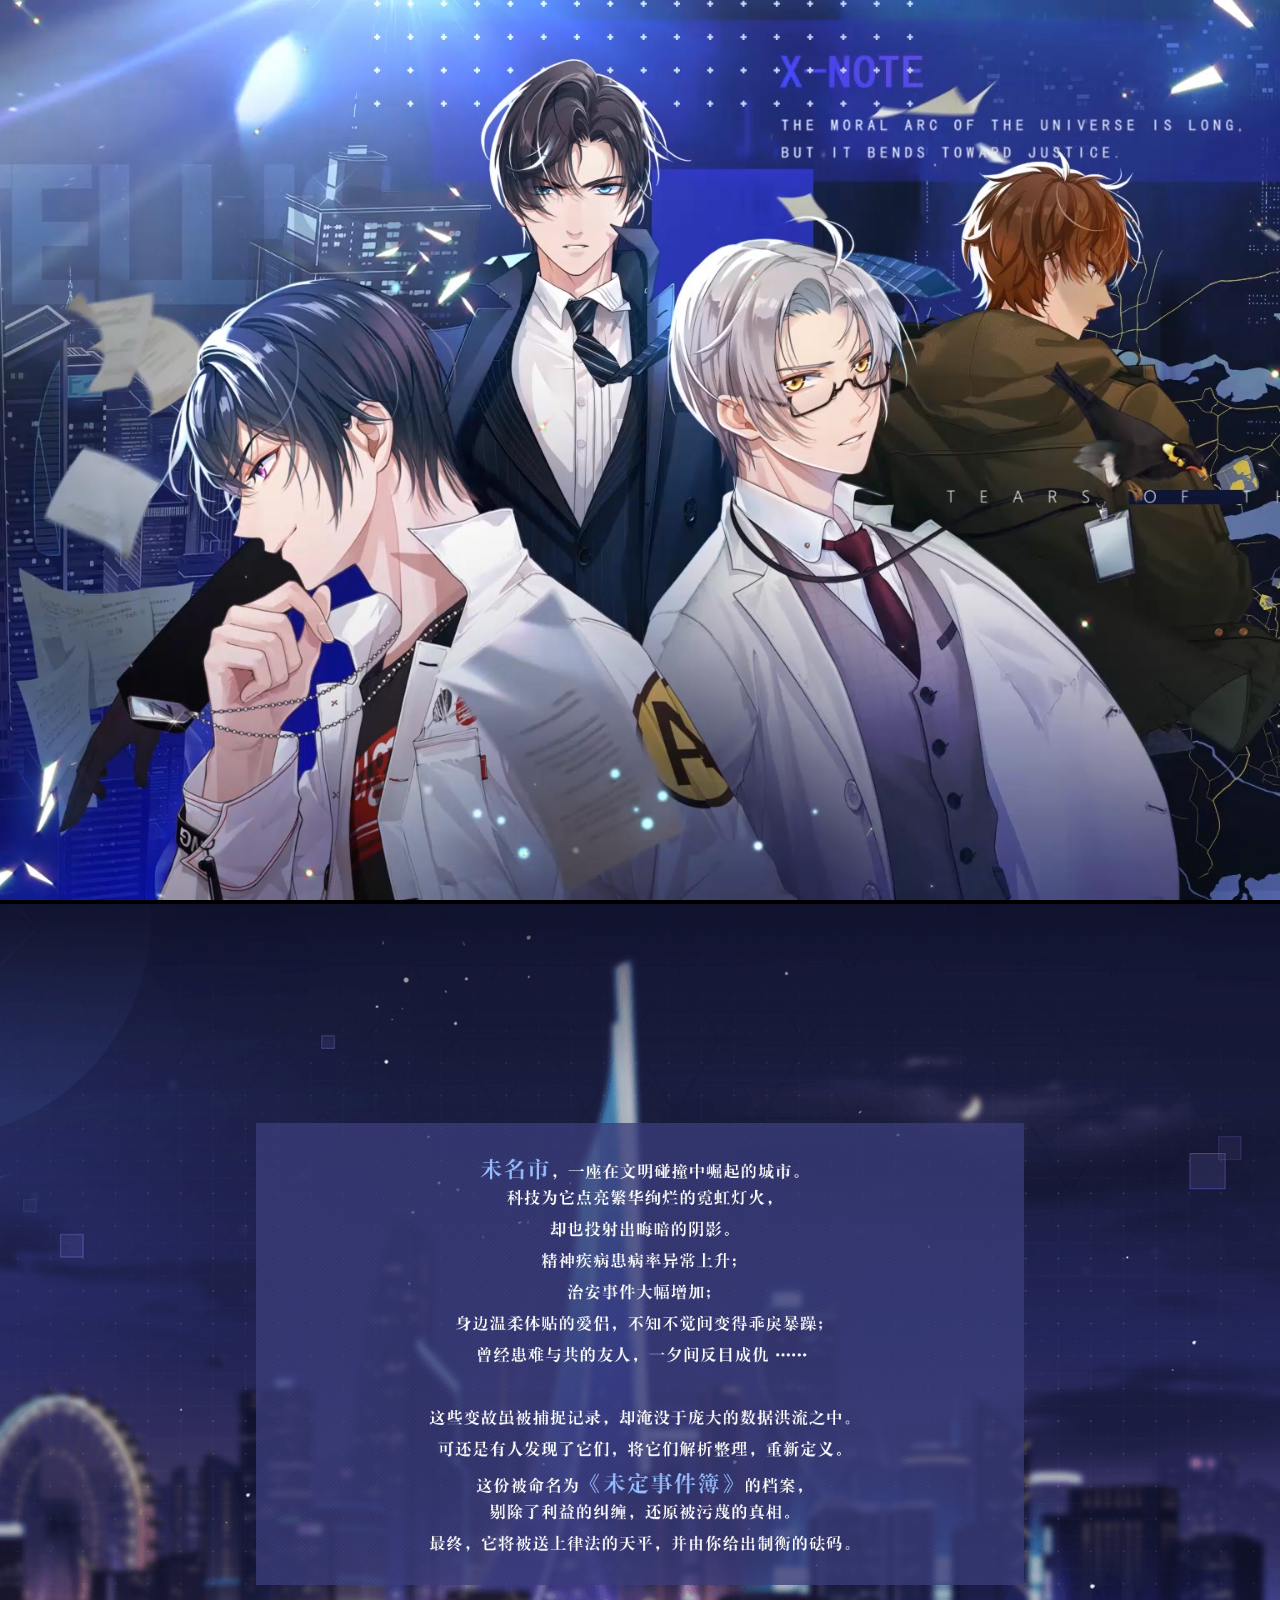
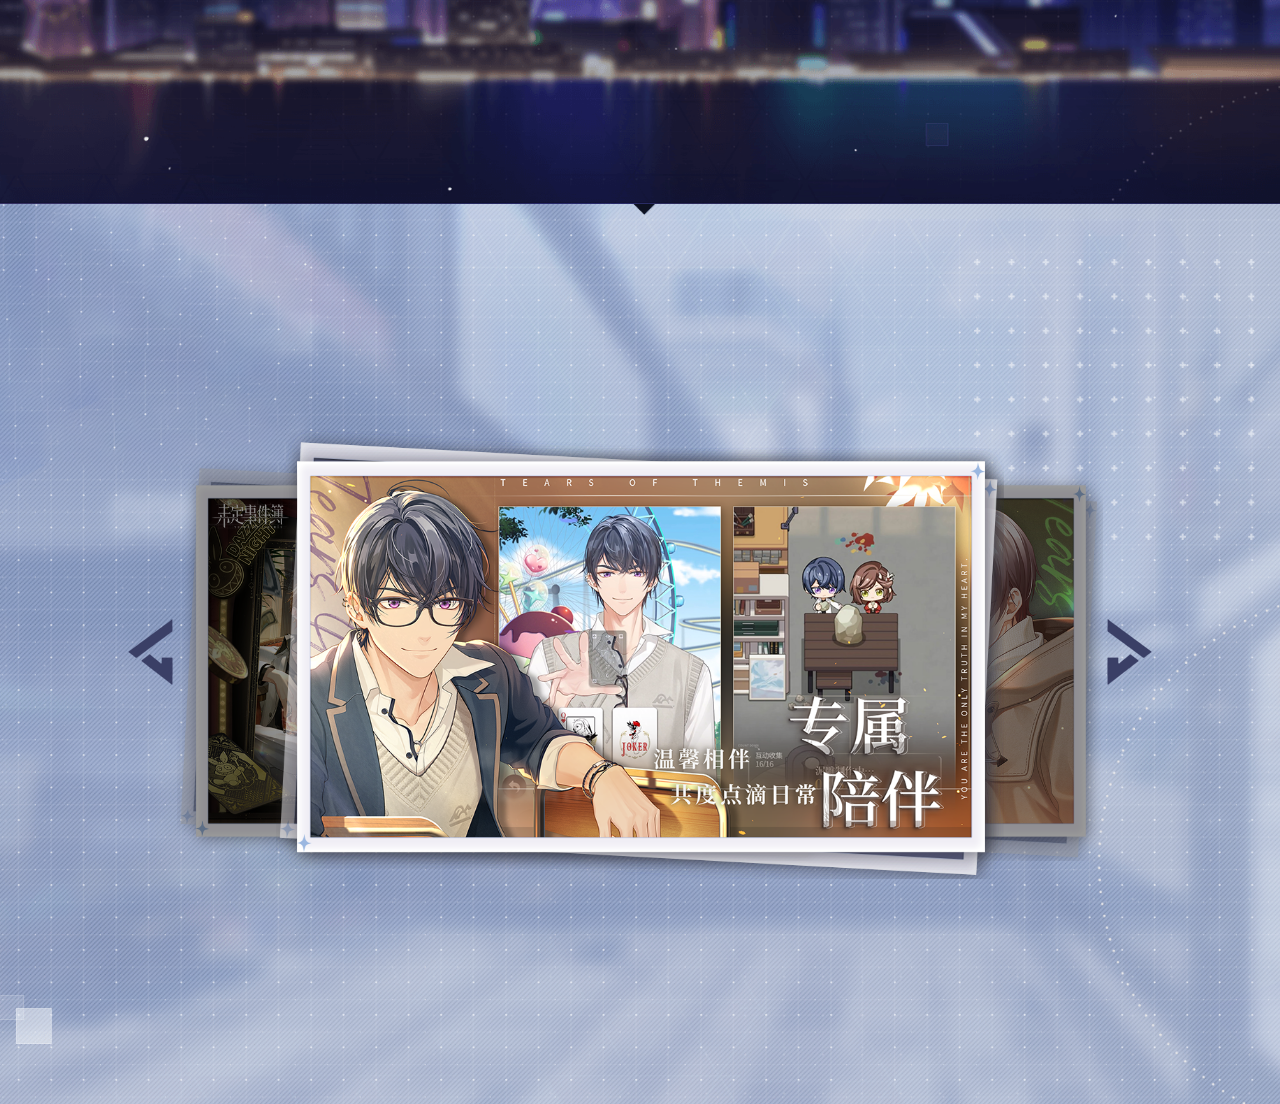
<file: tears-of-Themis.html>
<!DOCTYPE html>
<html lang="zn-ch">
  <head>
    <meta charset="UTF-8" />
    <meta name="viewport" content="width=device-width, initial-scale=1.0" />
    <link rel="icon" href="./img/icon/Tears_of_Themis.webp" sizes="16x16" />
    <link rel="stylesheet" href="./style/public.css" />
    <link rel="stylesheet" href="./style/tears_of_Themis.css" />
    <script src="./script/public.js"></script>
    <script src="./script/trars_of_themis.js"></script>
    <title>Tears of Themis</title>
  </head>
  <body style="background-color: #000">
    <div class="main">
      <img
        src="./img/Tears_of_Themis/homepage.webp"
        alt="Tears_of_Themis_homepage"
      />
      <div
        style="
          background-image: url(./img/Tears_of_Themis/Worldview/breakground.webp);
        "
      >
        <img
          src="./img/Tears_of_Themis/Worldview/txt.webp"
          alt="Tears_of_Themis_worldview"
        />
      </div>
      <div
        style="
          background-image: url(./img/Tears_of_Themis/Carousel/breakground.webp);
        "
      >
        <ul id="information">
          <li id="center">
            <img
              src="./img/Tears_of_Themis/Carousel/1.webp"
              alt="Tears_of_Themis_carousel_5"
            />
          </li>
          <li id="right">
            <img
              src="./img/Tears_of_Themis/Carousel/2.webp"
              alt="Tears_of_Themis_carousel_4"
            />
          </li>
          <li>
            <img
              src="./img/Tears_of_Themis/Carousel/3.webp"
              alt="Tears_of_Themis_carousel_3"
            />
          </li>
          <li>
            <img
              src="./img/Tears_of_Themis/Carousel/4.webp"
              alt="Tears_of_Themis_carousel_2"
            />
          </li>
          <li id="left">
            <img
              src="./img/Tears_of_Themis/Carousel/5.webp"
              alt="Tears_of_Themis_carousel_1"
            />
          </li>
        </ul>
        <dir>
          <div class="left">
            <img
              style="transform: rotateY(180deg)"
              src="./img/Tears_of_Themis/Carousel/right.webp"
              alt="Tears_of_Themis_carousel_left_arrowhead"
            />
          </div>
          <div class="right">
            <img
              src="./img/Tears_of_Themis/Carousel/right.webp"
              alt="Tears_of_Themis_carousel_right_arrowhead"
            />
          </div>
        </dir>
      </div>
    </div>
  </body>
</html>
</file>
<file: style/public.css>
* {
  padding: 0;
  border: 0;
  margin: 0;
  box-sizing: border-box;
}

a {
  text-decoration: none;
}

ul > li {
  list-style: none;
}

body {
  overflow-x: hidden;
  scrollbar-width: none;
  -ms-overflow-style: none;
}
::-webkit-scrollbar {
  display: none;
}
</file>
<file: style/about.css>
body {
  background: url("../img/about/Backdrop/diamonds_breakground.webp");
  position: relative;
  overflow: hidden;
}
h1{
  cursor: default;
}
.logo {
  padding: 25px;
  height: 10dvh;
  width: 100dvh;
  display: flex;
  /* margin-left: -10%; */
  position: absolute;
  top: 0;
  left: 0dvw;
}

.logo img {
  margin-left: 10px;
  max-width: 90%;
  height: auto;
  position: relative;
  filter: drop-shadow(0px 0px 3px #095ad38a);
  object-fit: cover;
}

.logo a {
  width: 40%;
  height: 100%;
  display: flex;
  align-content: center;
  justify-content: center;
}
.spin {
  animation: spin 5s linear infinite;
}

@keyframes spin {
  from {
    transform: rotate(0deg);
  }

  to {
    transform: rotate(360deg);
  }
}
.Backdrop-right {
  height: 9dvh;
}
.Backdrop-right > img {
  margin-left: 90dvw;
  height: 50dvh;
}
.Backdrop-left {
  width: 16dvw;
  margin-top: 10dvh;
}
.Backdrop-left > img:nth-child(2) {
  height: 25dvh;
  margin-top: -6dvh;
  margin-left: 4dvw;
}
.frame {
  position: absolute;
  top: 10dvh;
  left: 20dvw;
  width: 100dvw;
  height: 100dvh;
}
.column {
  width: 60dvw;
  height: 3dvh;
  display: flex;
  align-items: center;
  justify-content: flex-end;
}
.column > div {
  width: 16%;
  height: 100%;
  border: 1px solid #000000;
  border-width: 0 1px;
  display: flex;
  justify-content: center;
  transition: 0.5s;
  cursor: pointer;
}
.column > div:hover {
  color: white;
  background-color: #3778e5;
}
.content {
  position: absolute;
  display: flex;
  align-items: center;
  justify-content: center;
}
.content > ul {
  width: 90dvw;
  height: 100dvh;
}
.content > ul > li {
  position: absolute;
  width: 60dvw;
  top: 4dvh;
  left: 0;
  display: none;
}
.content > ul > li:nth-child(1) {
  display: block;
  position: relative;
}
.content > ul > li > div {
  margin-top: 5%;
}
.word > p {
  word-break: break-all;
  white-space: initial;
  font-size: 2vh;
  text-indent: 40px;
}
.fig {
  height: 40dvh;
  position: relative;
}
.fig > img {
  position: absolute;
  width: 100%;
  height: 100%;
  object-fit: scale-down;
  display: none;
  transition-duration: 0.5s;
}
.fig > img:nth-child(1) {
  display: block;
}
.button {
  display: flex;
  align-items: center;
}
.left,
.right {
  width: 40px;
  height: 70px;
  opacity: 0.5;
  z-index: 99;
  position: absolute;
  cursor: pointer;
}
.left {
  left: 0px;
  background-size: 50%;
  background-repeat: no-repeat;
  background-position: center;
}
.right {
    display: none;
  left: 50dvw;
  background-size: 50%;
  background-repeat: no-repeat;
  background-position: center;
  transform: rotate(180deg);
}
.left:hover,
.right:hover {
  opacity: 0.2;
}
.box {
  position: relative;
  width: 39dvw;
  height: 20dvh;
  display: flex;
  overflow: hidden;
  /* overflow-x: auto; */
  padding: 0px 10px;
  margin-left: 7dvw;
  /* background-color: #000000; */
}
.box > ul {
  position: absolute;
  /* padding: 130px; */
  height: 100%;
  left: 0;
  width: 100dvw;
  margin-left: -77dvw;
  display: flex;
  justify-content: flex-end;
  transition: all 1s;
}
.box > ul > li {
  list-style: none;
  float: left;
  list-style-type: none;
  cursor: pointer;
}
.box > ul > li > div {
  width: 100%;
  height: 100%;
  display: flex;
  align-items: center;
  justify-content: center;
}
.resemble {
  width: 200px;
  height: 60px;
  display: flex;
  align-items: center;
  justify-content: center;
  padding-left: 10px;
}

.head {
  width: 60px;
  height: 60px;
  border-radius: 100%;
  background-color: #66e0ff;
}
.head img {
  width: 100%;
  height: 100%;
  border-radius: 100%;
  object-fit: scale-down;
}
.honor > ul {
  width: 80%;
  height: 100%;
  position: relative;
  /* display: flex; */

}
.honor > ul > li {
  position: absolute;
  width: 50dvw;
  display: block;
  display: none;
  /* flex: 2; */
  columns: 2;
  column-gap: 30px;
}
.honor > ul > li:nth-child(1) {
  display: block;
}
.de {
  width: 24dvw;
  height: 13dvh;
  margin: 0 0 30px 0px;
  display: flex;
  justify-content: center;
  align-items: center;
  
}

.de img {
  width: 10%;
  height: 100%;
  object-fit: contain;
}

.er {
  padding: 20px 30px;
  width: 80%;
  height: 100%;
}
.er p {
  display: flex;
  justify-content: center;
  align-items: center;
  word-wrap: break-word;
  word-break: break-all;
  white-space: normal;
  text-align: center;
  font-size: 1vw;
}

.er-1 {
  font-size: .14rem;
  color: #676b73;
  padding: 10px 5px;
}
.de-1 {
  transform: scaleX(-1);
}
.year {
  width: 20%;
  /* height: 90%; */
  position: fixed;
  overflow: hidden;
  margin-left: 55dvw;
}
.year > ul {
  width: 100%;
  /* height: 100%; */
  transition: all 1s;
}
.year > ul > li {
  position: relative;
  width: 100%;
  height: 65px;
  border-left-style: solid;
  border-width: 2px;
  display: flex;
  align-items: center;
}
.year > ul > li > p {
  width: 100%;
  height: 60%;
  display: flex;
  align-items: center;
  padding-left: 20px;
  font-size: 20px;
  cursor: pointer;
  color: #676b73;
}
.year > ul > li:nth-child(1) > p {
  color: #3778e5;
}
.year > ul > li:hover p {
  color: #3778e5;
}
.line {
  position: absolute;
  top: 13px;
  left: 0;
  width: 5px;
  height: 40px;
  z-index: 99;
  background: #3778e5;
  transition: all 1s;
  -moz-transition: all 1s;
}
</file>
<file: style/honkai_gakuen_2.css>
.head > img {
  width: 100dvw;
  height: auto;
}
.main {
  width: 100%;
  display: flex;
  flex-direction: column;
  justify-content: flex-start;
  align-items: center;
  margin-top: -30dvw;
}
.main > div {
  width: 60%;
  position: relative;
}
.main > div > img {
  width: 100%;
}
.main > div > dir {
  height: 10%;
  width: 50%;
  position: absolute;
  top: 0;
  left: 16%;
  display: flex;
}
.main > div > dir > img {
  margin: 5% 7%;
  height: 50%;
}

.window_arrange {
  width: 82%;
  height: 83.5%;
  margin: 2% 1.5%;
  position: absolute;
  bottom: 0;
  right: 0;
  display: flex;
  align-items: center;
  justify-content: space-evenly;
}
.window_arrange > img {
  width: 19%;
}

.show_window {
  width: 82%;
  height: 83.5%;
  margin: 2% 1.5%;
  position: absolute;
  bottom: 0;
  right: 0;
  overflow: hidden;
}
.show_window > div {
  width: 200%;
  height: 100%;
  display: flex;
  position: relative;
  right: 0;
  transition: 1000ms;
}
.show_window > div > div {
  height: 100%;
  width: 50%;
  border-radius: 10px;
  overflow: hidden;
  position: relative;
}
.show_window > div > div > div {
  height: 100%;
  width: 200%;
  display: flex;
  position: relative;
  right: 0;
  transition: 1000ms;
}
.show_window > div > div > div > img {
  width: 50%;
  height: 100%;
  object-fit: cover;
}
.show_window > div > dir {
  width: 50%;
  height: 100%;
  display: flex;
  justify-content: space-evenly;
}

.show_window > div > div > ul {
  position: absolute;
  bottom: 5%;
  left: 50%;
  margin-left: -40px;
  width: 80px;
  height: 16px;
  display: flex;
}

.show_window > div > div > ul > li {
  height: 100%;
  width: 20%;
  margin: 0 5px;
  border-radius: 8px;
  background-color: #fff;
}
</file>
<file: style/tears_of_Themis.css>
.main > img {
  height: 100dvh;
  width: 100dvw;
  object-fit: cover;
}
.main > div {
  height: 100dvh;
  width: 100dvw;
  background-repeat: no-repeat;
  background-position: center center;
  background-size: cover;
  display: flex;
  align-items: center;
  justify-content: center;
}
.main > div > img {
  width: 60%;
}
.main > div > ul {
  height: 50dvh;
  width: 100%;
  position: absolute;
}
.main > div > ul > li {
  position: absolute;
  top: 0;
  height: 100%;
  width: 100dvw;
  display: flex;
  justify-content: center;
}
.main > div > dir {
  height: 50dvh;
  width: 80dvw;
  position: absolute;
  display: flex;
  align-items: center;
  justify-content: space-between;
  z-index: 2;
}

#center > img {
  display: flex;
  z-index: 2;
}

#left > img {
  display: flex;
  position: relative;
  right: 15dvh;
  top: 3dvh;
  height: 90%;
  filter: brightness(60%);
}
#right > img {
  display: flex;
  position: relative;
  left: 15dvh;
  top: 3dvh;
  height: 90%;
  filter: brightness(60%);
}
</file>
